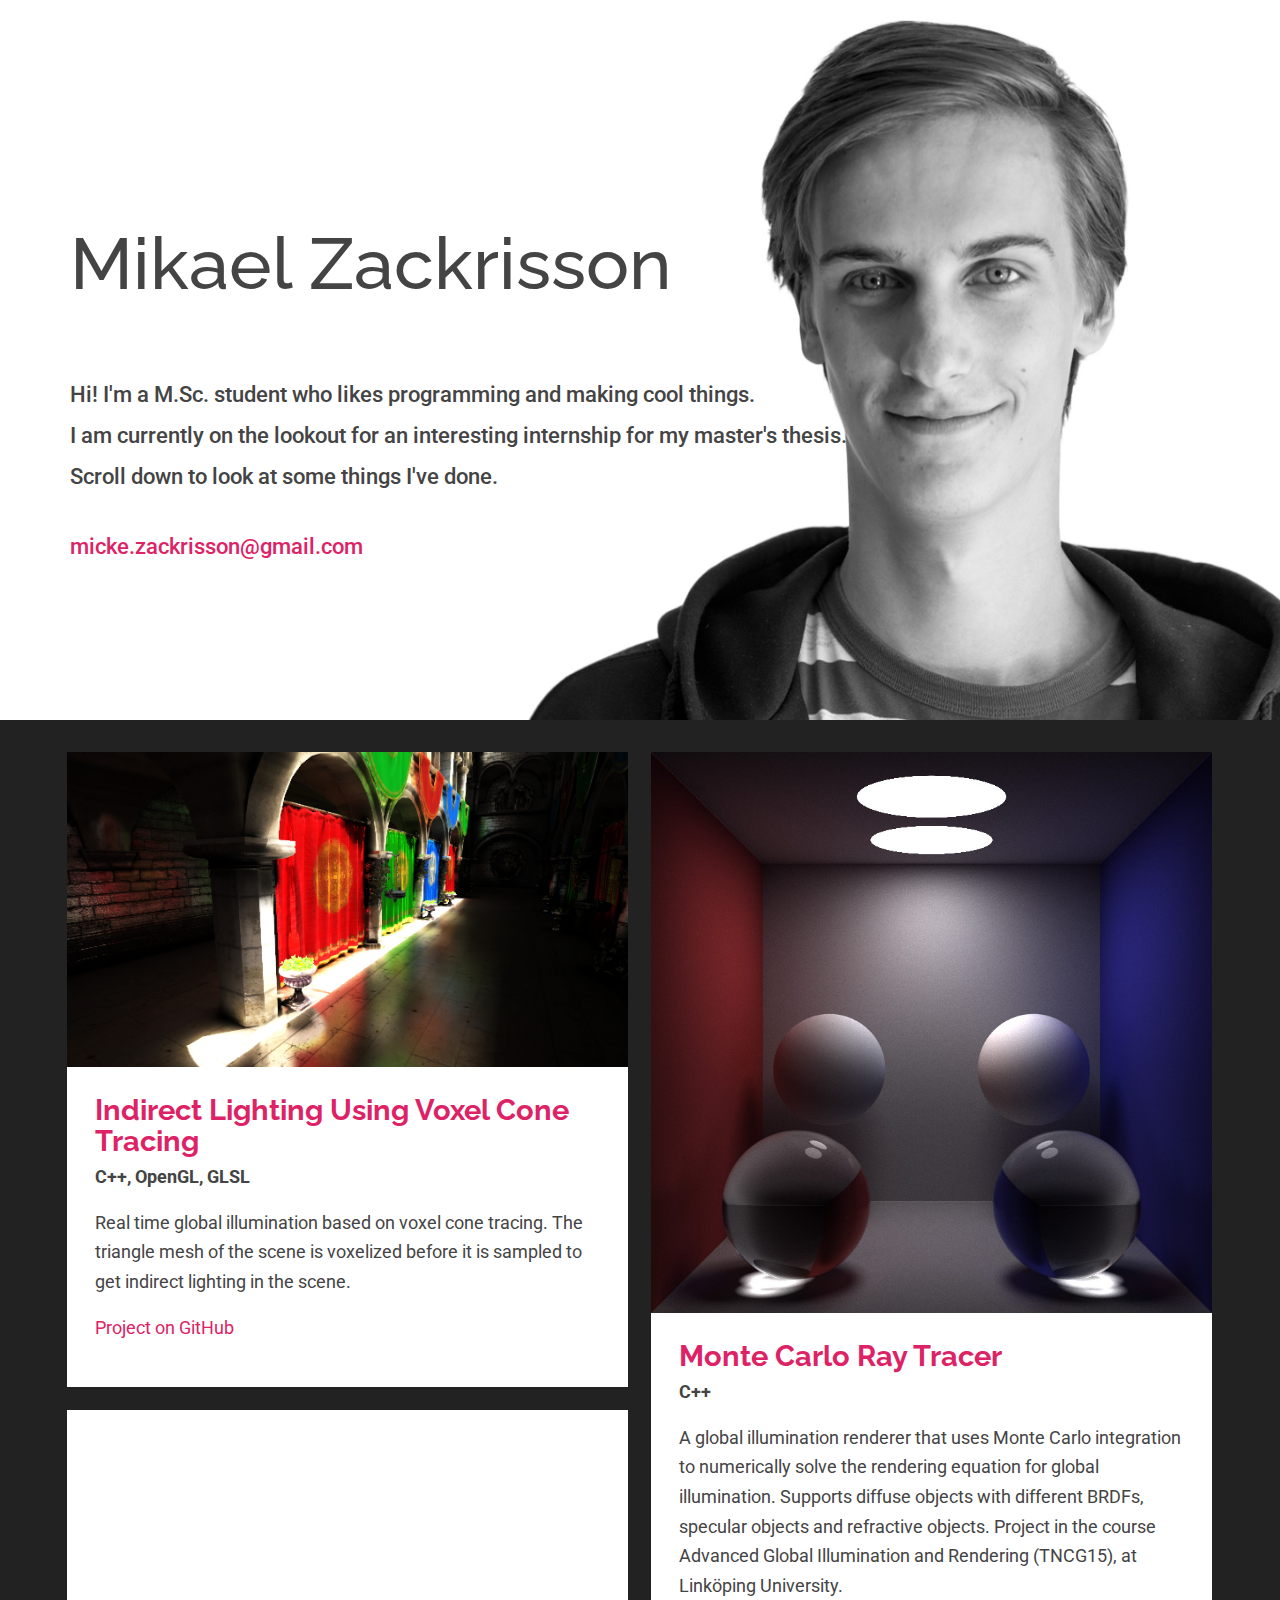
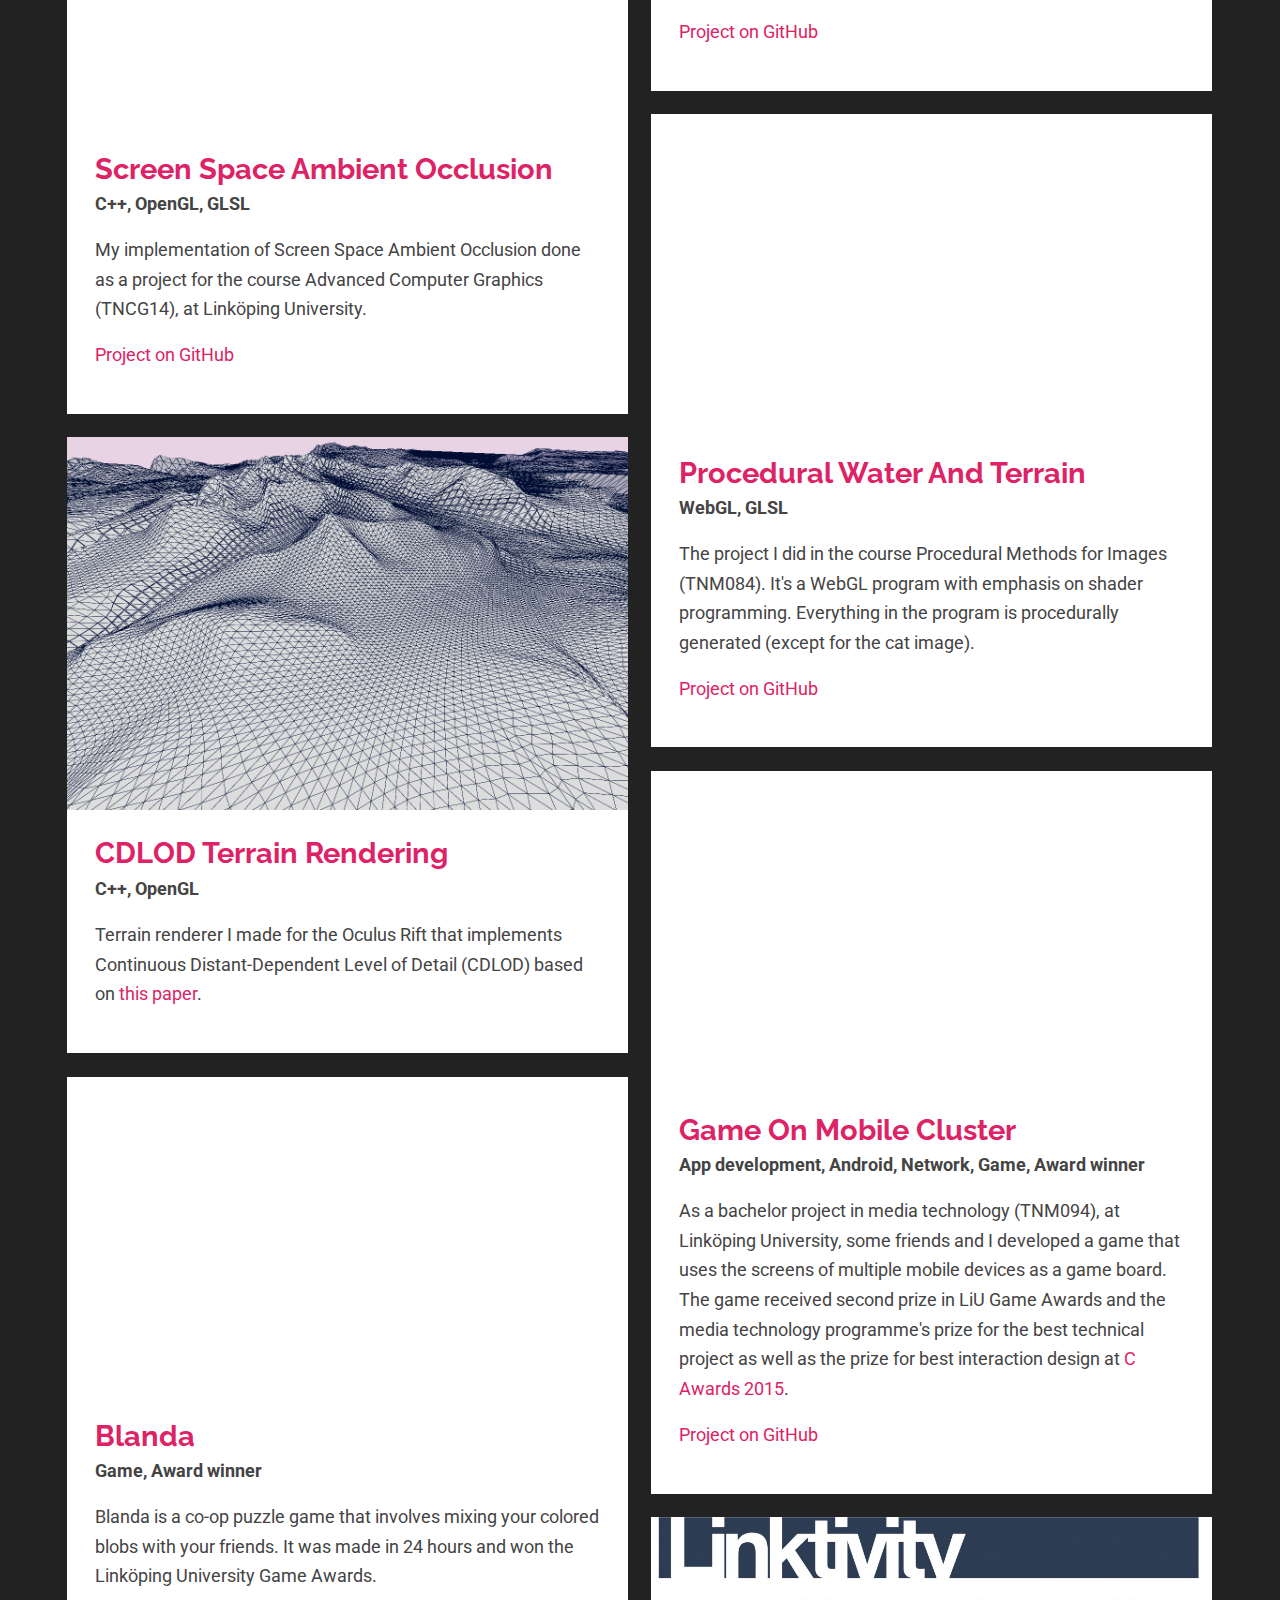
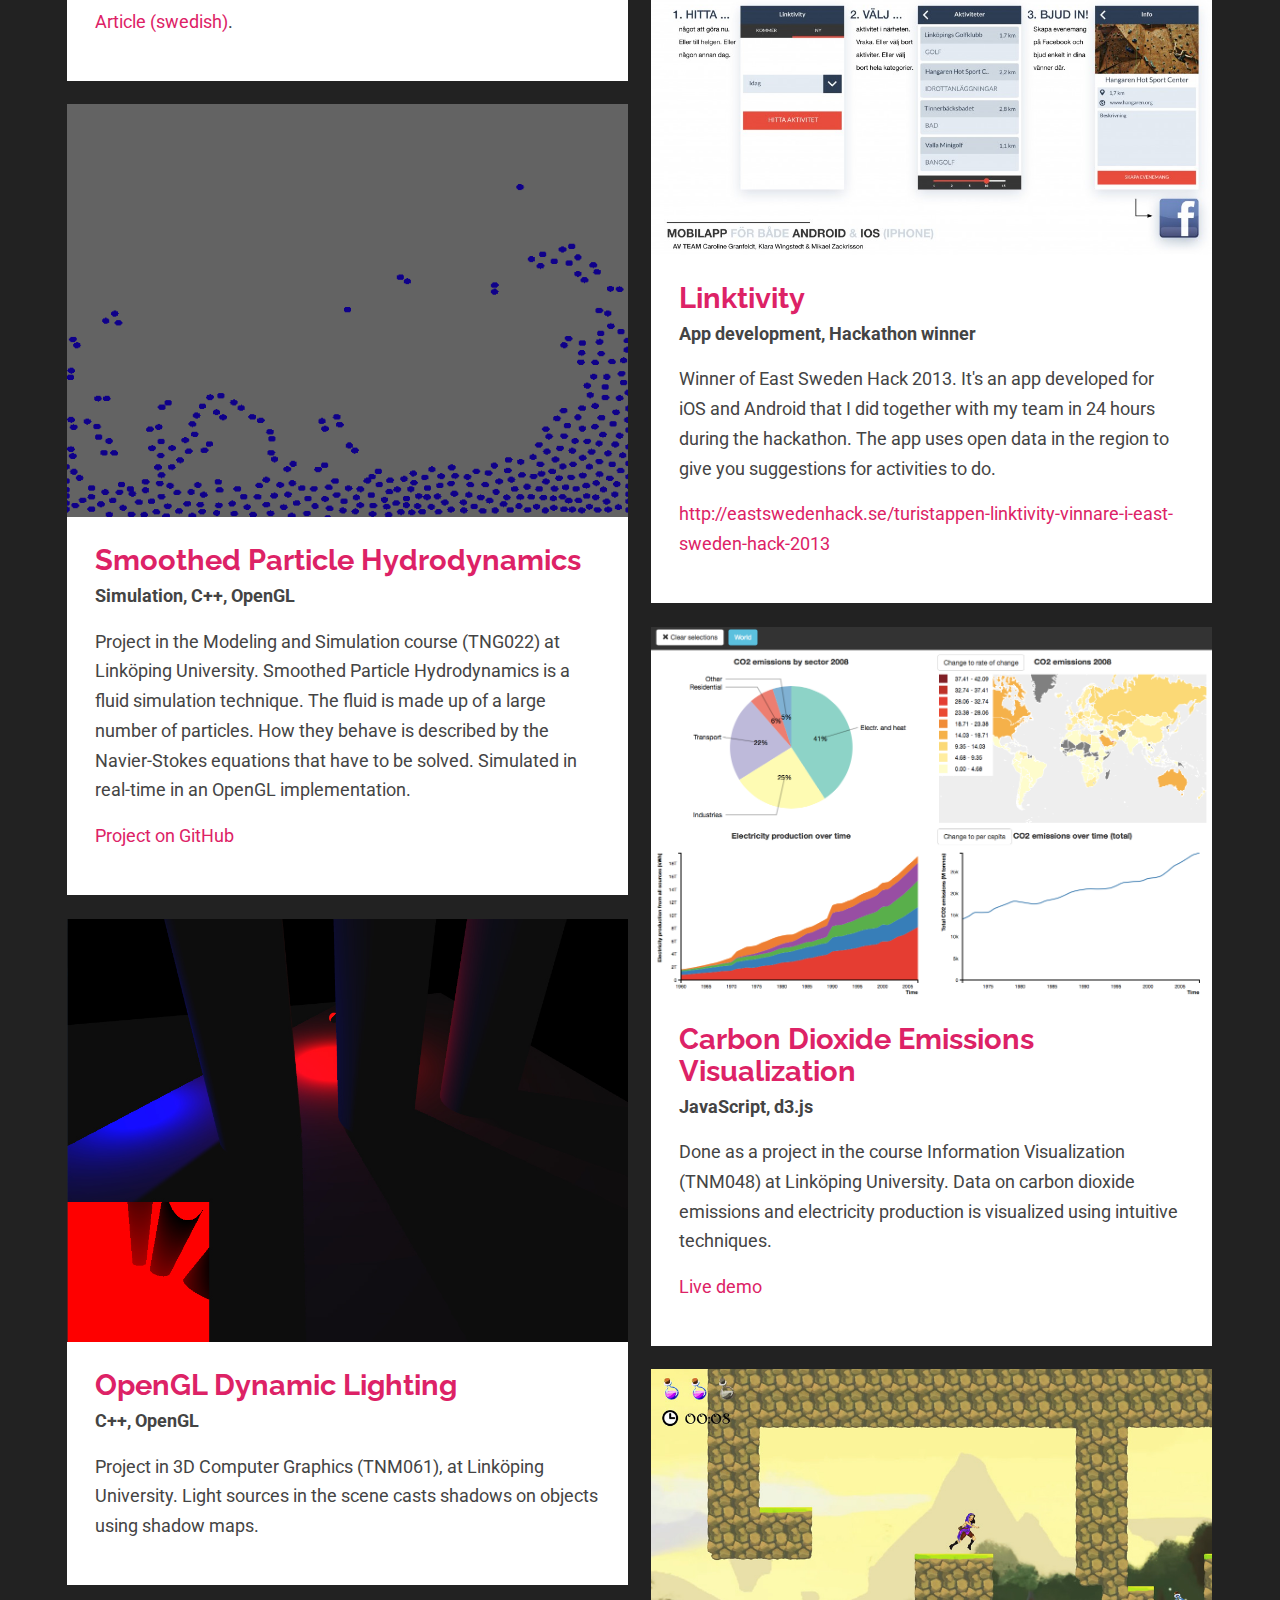
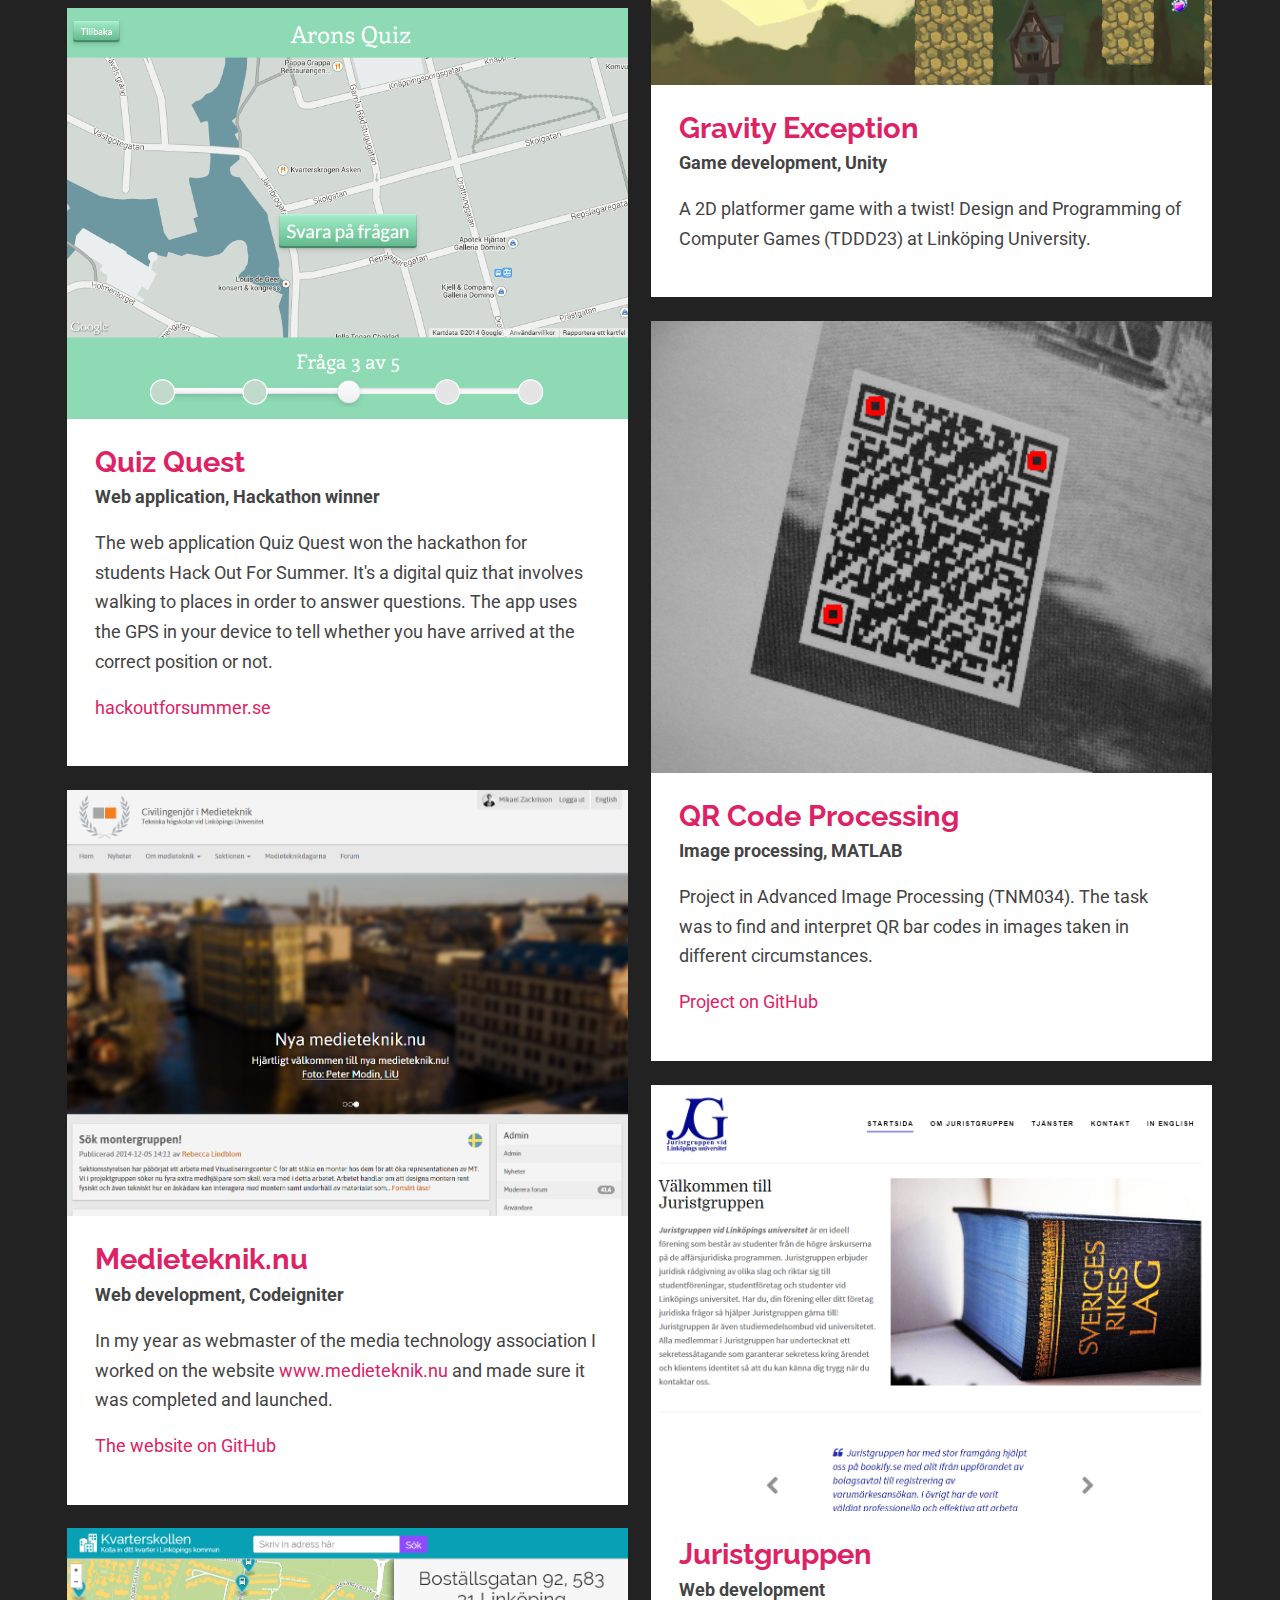
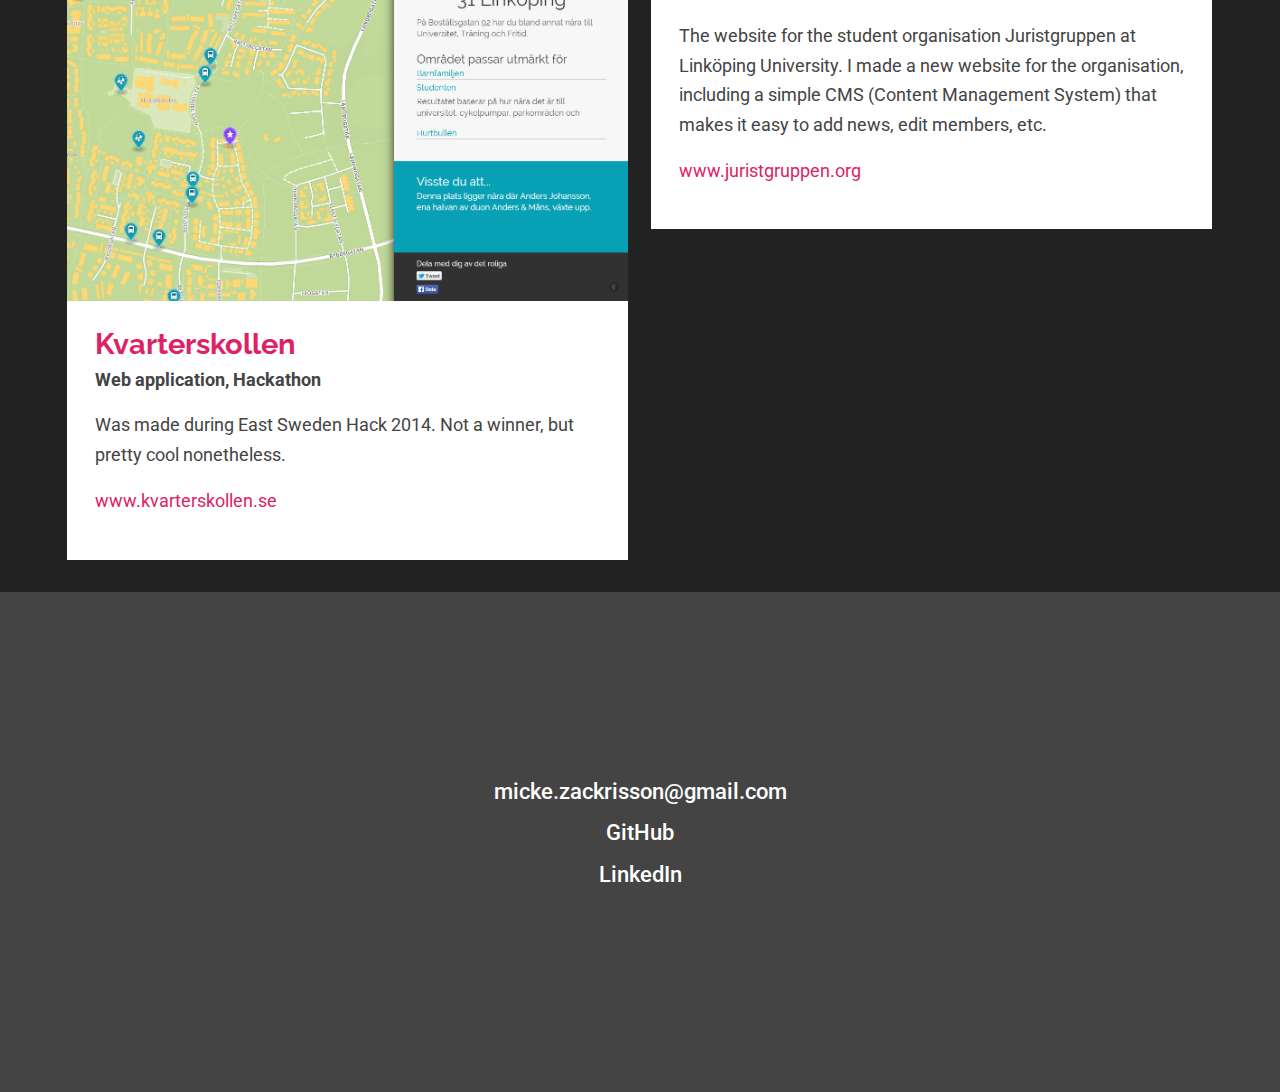
<file: index.html>
<!DOCTYPE html>
<!--[if lt IE 7]>      <html class="no-js lt-ie9 lt-ie8 lt-ie7"> <![endif]-->
<!--[if IE 7]>         <html class="no-js lt-ie9 lt-ie8"> <![endif]-->
<!--[if IE 8]>         <html class="no-js lt-ie9"> <![endif]-->
<!--[if gt IE 8]><!--> <html class="no-js"> <!--<![endif]-->
    <head>
        <meta charset="utf-8">
        <meta http-equiv="X-UA-Compatible" content="IE=edge,chrome=1">
        <title>Mikael Zackrisson</title>
        <meta name="description" content="">
        <meta name="viewport" content="width=device-width, initial-scale=1, maximum-scale=1, user-scalable=0">

        <link rel="stylesheet" href="css/bootstrap.min.css">
        <link rel="stylesheet" href="css/style.css">

        <link href='https://fonts.googleapis.com/css?family=Roboto' rel='stylesheet' type='text/css'>
        <link href='https://fonts.googleapis.com/css?family=Raleway' rel='stylesheet' type='text/css'>

        <script src="js/jquery-1.11.3.min.js"></script>
        <script src="js/imagesloaded.pkgd.min.js"></script>
        <script src="js/masonry.pkgd.min.js"></script>
        <script>
          $(function(){
            var $container = $('#things');
            $container.imagesLoaded(function(){
              $container.masonry({
                itemSelector : '.thing'
              });
            });
          });
        </script>
    </head>
    <body>
      <section class="section-one">
        <div class="parallax">
          <div class="container">
            <h1 class="text-left">Mikael Zackrisson</h1>
            <div>
              <div class="text-left">
                <h3>Hi! I'm a M.Sc. student who likes programming and making cool things.</h3>
                <h3>I am currently on the lookout for an interesting internship for my master's thesis.</h3>
                <h3>Scroll down to look at some things I've done.</h3>
                <br>
                <h3><a href="mailto:micke.zackrisson@gmail.com">micke.zackrisson@gmail.com</a></h3>
              </div>
            </div>
          </div>
        </div>
      </section>

      <section class="section-two">
        <div class="container">
        <div class="row">
          <div id="things">
            <div class="thing">
              <img src="img/vct.jpg" class="thing-image">
              <div class="thing-text">
                <h2>Indirect Lighting Using Voxel Cone Tracing</h2>
                <strong>C++, OpenGL, GLSL</strong>
                <p>Real time global illumination based on voxel cone tracing. The triangle mesh of the scene is voxelized before
                 it is sampled to get indirect lighting in the scene.</p>
                 <p><a href="https://github.com/Cigg/Voxel-Cone-Tracing">Project on GitHub</a></p>
              </div>
            </div>
            <div class="thing">
              <img src="img/mcrt.jpg" class="thing-image">
              <div class="thing-text">
                <h2>Monte Carlo Ray Tracer</h2>
                <strong>C++</strong>
                <p>A global illumination renderer that uses Monte Carlo integration to numerically solve the rendering equation for global illumination. Supports diffuse objects with different BRDFs, specular objects and refractive objects. Project in the course Advanced Global Illumination and Rendering (TNCG15), at Linköping University.</p>
                <p><a href="https://github.com/Cigg/Monte-Carlo-Ray-Tracing">Project on GitHub</a></p>
              </div>
            </div>
            <div class="thing">
              <div class="embed-responsive embed-responsive-16by9">
                <iframe class="embed-responsive-item" src="https://www.youtube.com/embed/EIOdTbQyEsg" frameborder="0" allowfullscreen></iframe>
              </div>
              <div class="thing-text">
                <h2>Screen Space Ambient Occlusion</h2>
                <strong>C++, OpenGL, GLSL</strong>
                <p>My implementation of Screen Space Ambient Occlusion done as a project for the course Advanced Computer Graphics (TNCG14), at Linköping University.</p>
                <p><a href="https://github.com/Cigg/Screen-space-ambient-occlusion">Project on GitHub</a></p>
              </div>
            </div>

            <div class="thing">
              <div class="embed-responsive embed-responsive-16by9">
                <iframe class="embed-responsive-item" src="https://www.youtube.com/embed/JBik-ZHyy54" frameborder="0" allowfullscreen></iframe>
              </div>
              <div class="thing-text">
                <h2>Procedural Water And Terrain</h2>
                <strong>WebGL, GLSL</strong>
                <p>The project I did in the course Procedural Methods for Images (TNM084). It's a
                  WebGL program with emphasis on shader programming. Everything in the program is procedurally
                  generated (except for the cat image).</p>
                <p><a href="https://github.com/Cigg/Kitten-reflection">Project on GitHub</a></p>
                <!--<img src="img/mossy_stone.jpg" class="img-responsive">-->
              </div>
            </div>

            <div class="thing">
              <img src="img/cdlod.png" class="thing-image">
              <div class="thing-text">
                <h2>CDLOD Terrain Rendering</h2>
                <strong>C++, OpenGL</strong>
                <p>Terrain renderer I made for the Oculus Rift that implements Continuous Distant-Dependent Level of Detail (CDLOD) based on <a href="http://www.vertexasylum.com/downloads/cdlod/cdlod_latest.pdf">this paper</a>.</p>
              </div>
            </div>

            <div class="thing">
              <div class="embed-responsive embed-responsive-16by9">
                <iframe class="embed-responsive-item" src="http://www.youtube.com/embed/fcklnezF1vg" frameborder="0" allowfullscreen></iframe>
              </div>
              <div class="thing-text">
                <h2>Game On Mobile Cluster</h2>
                <strong>App development, Android, Network, Game, Award winner</strong>
                <p>As a bachelor project in media technology (TNM094), at Linköping University, some friends and I developed a game that uses the screens of multiple mobile devices as a game board. The game received second prize in LiU Game Awards and the media technology programme's prize for the best technical project as well as the prize for best interaction design at <a href="http://www.cawards.se/">C Awards 2015</a>.</p>
                <p><a href="https://github.com/Cigg/Game-on-Mobile-Cluster">Project on GitHub</a></p>
              </div>
            </div>

            <div class="thing">
              <div class="embed-responsive embed-responsive-16by9">
                <iframe class="embed-responsive-item" src="https://www.youtube.com/embed/v5QpfqtsAt8" frameborder="0" allowfullscreen></iframe>
              </div>
              <div class="thing-text">
                <h2>Blanda</h2>
                <strong>Game, Award winner</strong>
                <p>Blanda is a co-op puzzle game that involves mixing your colored blobs with your friends. It was made in 24 hours and won the Linköping University Game Awards.</p>
                <p><a href="http://www.liu.se/liu-nytt/arkiv/nyhetsarkiv/1.658394?l=sv">Article (swedish)</a>.</p>
              </div>
            </div>

            <div class="thing">
              <img src="img/linktivity.jpg" class="thing-image">
              <div class="thing-text">
                <h2>Linktivity</h2>
                <strong>App development, Hackathon winner</strong>
                <p>Winner of East Sweden Hack 2013. It's an app developed for iOS and Android that I did together with my team in 24 hours during the hackathon. The app uses open data in the region to give you suggestions for activities to do.</p>
                <p><a href="http://eastswedenhack.se/turistappen-linktivity-vinnare-i-east-sweden-hack-2013">
                http://eastswedenhack.se/turistappen-linktivity-vinnare-i-east-sweden-hack-2013</a></p>
              </div>
            </div>

            <div class="thing">
              <img src="img/sph.png" class="thing-image">
              <div class="thing-text">
                <h2>Smoothed Particle Hydrodynamics</h2>
                <strong>Simulation, C++, OpenGL</strong>
                <p>Project in the Modeling and Simulation course (TNG022) at Linköping University. Smoothed Particle Hydrodynamics is a fluid simulation technique. The fluid is made up of a large number of particles. How they behave is described by the Navier-Stokes equations that have  
                  to be solved. Simulated in real-time in an OpenGL implementation.</p>
                <p><a href="https://github.com/oscarwestberg/Smoothed-Particle-Hydrodynamics-in-Zero-Gravity">Project on GitHub</a></p>
              </div>
            </div>

            <div class="thing">
              <img src="img/infoviz.png" class="thing-image">
              <div class="thing-text">
                <h2>Carbon Dioxide Emissions Visualization</h2>
                <strong>JavaScript, d3.js</strong>
                <p>Done as a project in the course Information Visualization (TNM048) at Linköping University. Data on carbon dioxide emissions and electricity production is visualized using intuitive techniques.</p>
                <p><a href="http://oscarwestberg.github.io/infoviz/index.html">Live demo</a></p>
              </div>
            </div>

            <div class="thing">
              <img src="img/shadowmaps.jpg" class="thing-image">
              <div class="thing-text">
                <h2>OpenGL Dynamic Lighting</h2>
                <strong>C++, OpenGL</strong>
                <p>Project in 3D Computer Graphics (TNM061), at Linköping University. Light sources in the scene casts shadows on objects using shadow maps.</p>
              </div>
            </div>

            <div class="thing">
              <img src="img/gravity_exception.jpg" class="thing-image">
              <div class="thing-text">
                <h2>Gravity Exception</h2>
                <strong>Game development, Unity</strong>
                <p>A 2D platformer game with a twist! Design and Programming of Computer Games (TDDD23) at Linköping University.</p>
              </div>
            </div>

            <div class="thing">
              <img src="img/quizquest2.png" class="thing-image">
              <div class="thing-text">
                <h2>Quiz Quest</h2>
                <strong>Web application, Hackathon winner</strong>
                <p>The web application Quiz Quest won the hackathon for students Hack Out For Summer. It's a digital quiz that involves walking to places in order to answer questions. The app uses the GPS in your device to tell whether you have arrived at the correct position or not.</p>
                <p><a href="http://hackoutforsummer.se">hackoutforsummer.se</a></p>
              </div>
            </div>

            <div class="thing">
              <img src="img/qrcode.png" class="thing-image">
              <div class="thing-text">
                <h2>QR Code Processing</h2>
                <strong>Image processing, MATLAB</strong>
                <p>Project in Advanced Image Processing (TNM034). The task was to find and interpret QR bar codes in images taken in different circumstances.</p>
                <p><a href="https://github.com/teodorvik/QR-code-processing">Project on GitHub</a></p>
              </div>
            </div>

            <div class="thing">
              <img src="img/medieteknik.png" class="thing-image">
              <div class="thing-text">
                <h2>Medieteknik.nu</h2>
                <strong>Web development, Codeigniter</strong>
                <p>In my year as webmaster of the media technology association I worked on the website <a href="http://www.medieteknik.nu">www.medieteknik.nu</a> and made sure it was completed and launched.</p>
                <p><a href="https://github.com/medieteknik/Medieteknik.nu">The website on GitHub</a></p>
              </div>
            </div>

            <div class="thing">
              <img src="img/juristgruppen.png" class="thing-image">
              <div class="thing-text">
                <h2>Juristgruppen</h2>
                <strong>Web development</strong>
                <p>The website for the student organisation Juristgruppen at Linköping University. I made a new website for the organisation, including a simple CMS (Content Management System) that makes it easy to add news, edit members, etc.</p>
                <p><a href="http://www.juristgruppen.org">www.juristgruppen.org</a></p>
              </div>
            </div>

            <div class="thing">
              <img src="img/kvarterskollen.png" class="thing-image">
              <div class="thing-text">
                <h2>Kvarterskollen</h2>
                <strong>Web application, Hackathon</strong>
                <p>Was made during East Sweden Hack 2014. Not a winner, but pretty cool nonetheless.</p>
                <p><a href="http://www.kvarterskollen.se">www.kvarterskollen.se</a></p>
              </div>
            </div>

        </div> <!-- Things -->
        </div>
      </div> <!-- Container -->

      </section>

      <section class="section-three">
        <div class="footer">
            <h3><a href="mailto:micke.zackrisson@gmail.com">micke.zackrisson@gmail.com</a></h3>
            <h3><a href="https://github.com/Cigg">GitHub</a></h3>
            <h3><a href="https://www.linkedin.com/in/mikaelzackrisson">LinkedIn</a></h3>
        </div>
      </section>

      <!-- Google analytics -->
      <script>
        (function(i,s,o,g,r,a,m){i['GoogleAnalyticsObject']=r;i[r]=i[r]||function(){
        (i[r].q=i[r].q||[]).push(arguments)},i[r].l=1*new Date();a=s.createElement(o),
        m=s.getElementsByTagName(o)[0];a.async=1;a.src=g;m.parentNode.insertBefore(a,m)
        })(window,document,'script','//www.google-analytics.com/analytics.js','ga');

        ga('create', 'UA-57608043-1', 'auto');
        ga('send', 'pageview');

      </script>

    </body>
</html>
</file>
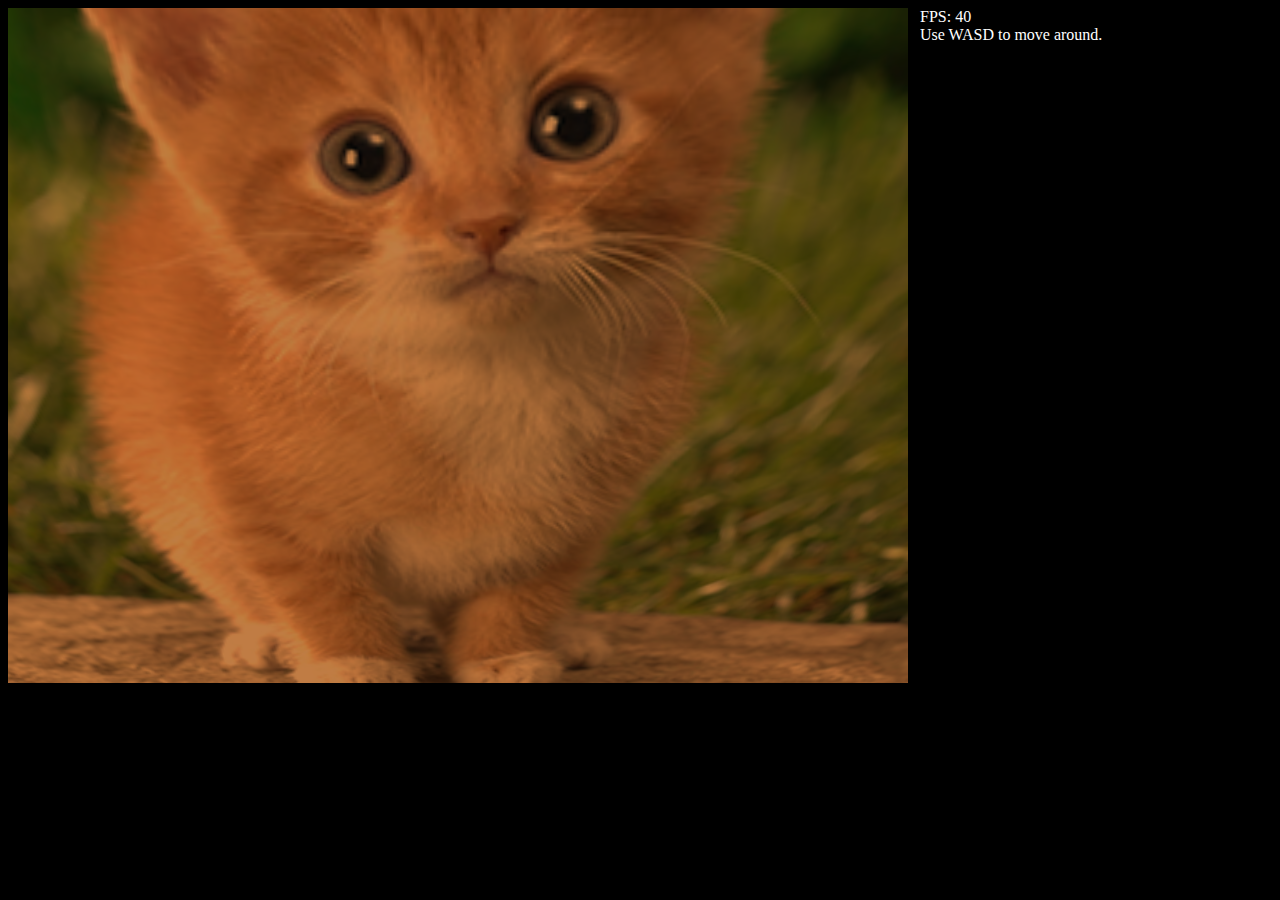
<file: TNM084/index.html>
<!DOCTYPE html>
<html>
	<head>
		<style>
			body {background-color: black; color: white;}
		</style>
	</head>
	<div style="float: left;">
		<canvas id='c' width='900' height='675'></canvas>
		<script src='webgl-utils.js'></script>
		<script src='vector-math.js'></script>
		<script src='mesh.js'></script>
		<script src='noise.js'></script>
		<script src='main.js'></script>
	</div>
	<div style="float: left; margin-left: 12px; ">
		<div id="fps"></div>
		Use WASD to move around.
	</div>
</html>
</file>
<file: css/style.css>
body, html {
  height: 100%;
  width: 100%;
}

body {
  font-family: 'Roboto', 'Helvetica', sans-serif;
  font-size: 18px;
  line-height: 1.65em;
  color: #444;
}

@media(max-width:767px){ body { font-size: 16px; }}

p {
  margin: 16px 0;
}

a, a:hover {
  color: #D26;
}

h1, h2, h4 {
  font-family: 'Raleway', sans-serif;
}

h1 {
	/*font-size: 4em;*/
  margin: 80px 0;
}

@media(max-width:479px) { h1 { font-size: 3em; }}
@media(min-width:480px) { h1 { font-size: 4em; }}

h2 {
  color: #D26;
  font-size: 1.6em;
  font-weight: bold;
  margin: 0 0 4px 0;
}

h3 {
  font-size: 1.2em;
  margin: 0 0 0.8em 0;
}

section {
  position: relative;
  width: 100%;
  display: table;
}

.section-one {
  background-color: white;
  height: 80%;
}

.section-two {
  padding: 20px 0;
  background-color: #222;
}

.section-three {
  background-color: #444;
  color: white;
  height: 500px;
}

.parallax {
  display: table-cell;
  vertical-align: middle;
  text-align: center;
  background-attachment: fixed;
  background-repeat: no-repeat;
  background-position: 80% 10%;
}

.parallax {
   background-size: auto 80%;
}

@media(max-width:1199px){ .parallax { background-image: none;}}
@media(min-width:1200px){ .parallax { background-image: url("../img/mike.jpg");}}

.things {
  /*background-color: white*/
  width: 100%;
}

.thing {
  float: left;
  background-color: white;
}

@media(max-width:991px) { .thing { width: 98%; margin: 1%;}}
@media(min-width:992px) { .thing { width: 48%; margin: 1%;}}

.thing-top {
  padding-bottom: 56.25%;
  position: relative;
  display: block;
}

.thing-image {
  display: block;
  width: 100%;
  height: auto;
}

.thing-text {
  padding: 28px;
}

.right {
  float: right;
}

.footer {
  display: table-cell;
  vertical-align: middle;
  text-align: center;
}

.footer a, .footer a:hover {
  color: white;
  text-decoration: none;
}
</file>
